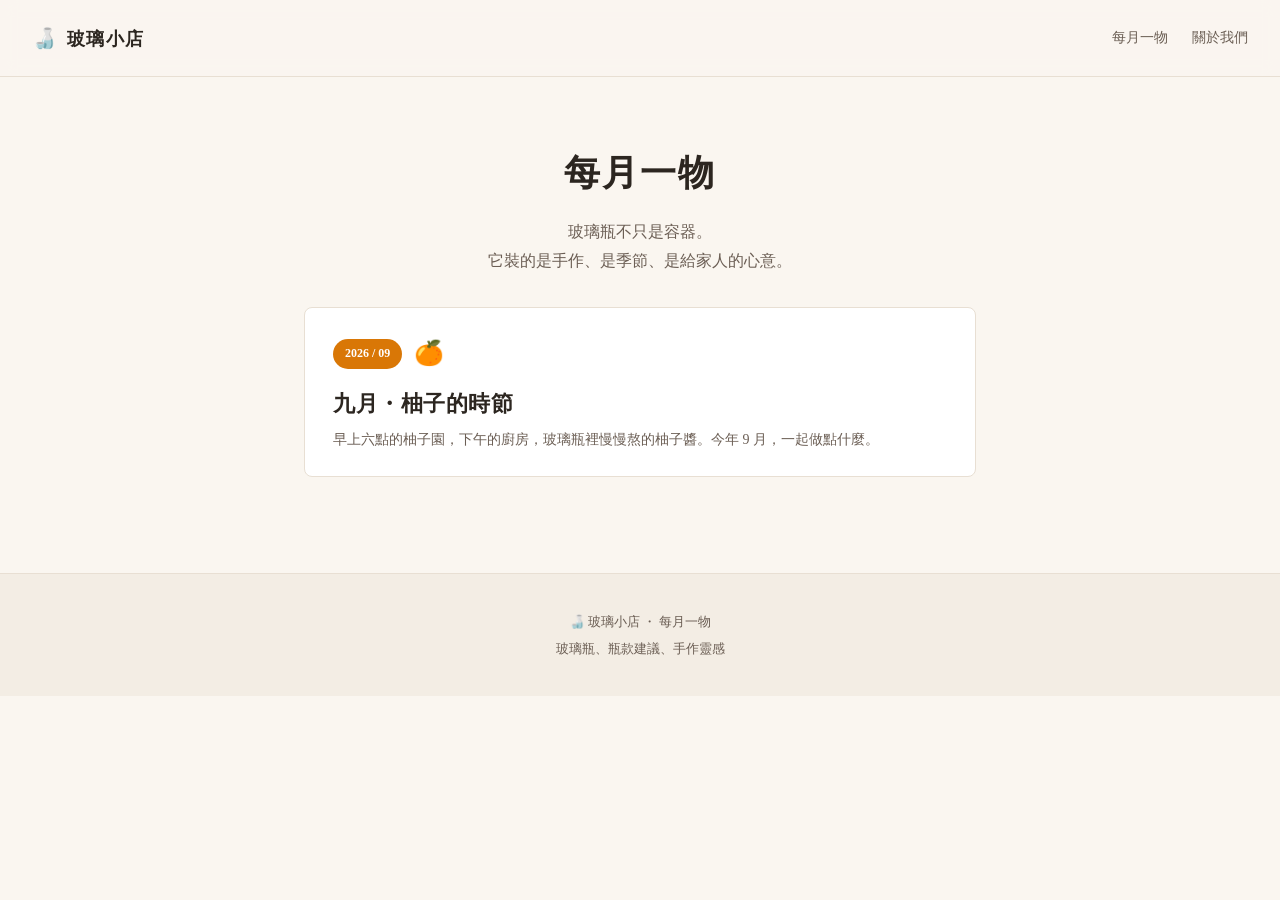
<file: index.html>
<!DOCTYPE html>
<html lang="zh-Hant">
<head>
<meta charset="UTF-8">
<meta name="viewport" content="width=device-width, initial-scale=1.0">
<title>每月一物 — 玻璃小店</title>
<link rel="stylesheet" href="assets/style.css">
</head>
<body>

<header class="blog-header">
  <a href="index.html" class="blog-brand">
    <span class="blog-brand-mark">🍶</span>玻璃小店
  </a>
  <nav class="blog-nav">
    <a href="index.html">每月一物</a>
    <a href="#">關於我們</a>
  </nav>
</header>

<section class="index-hero">
  <h1>每月一物</h1>
  <p>玻璃瓶不只是容器。<br>它裝的是手作、是季節、是給家人的心意。</p>
</section>

<section class="month-list">

<a href="2026/09-pomelo/index.html" class="month-card">
  <div class="month-card-meta">
    <span class="month-card-month">2026 / 09</span>
    <span class="month-card-emoji">🍊</span>
  </div>
  <h2 class="month-card-title">九月・柚子的時節</h2>
  <p class="month-card-desc">早上六點的柚子園，下午的廚房，玻璃瓶裡慢慢熬的柚子醬。今年 9 月，一起做點什麼。</p>
</a>

</section>

<footer class="blog-footer">
  <p>🍶 玻璃小店 ・ 每月一物</p>
  <p>玻璃瓶、瓶款建議、手作靈感</p>
</footer>

</body>
</html>
</file>
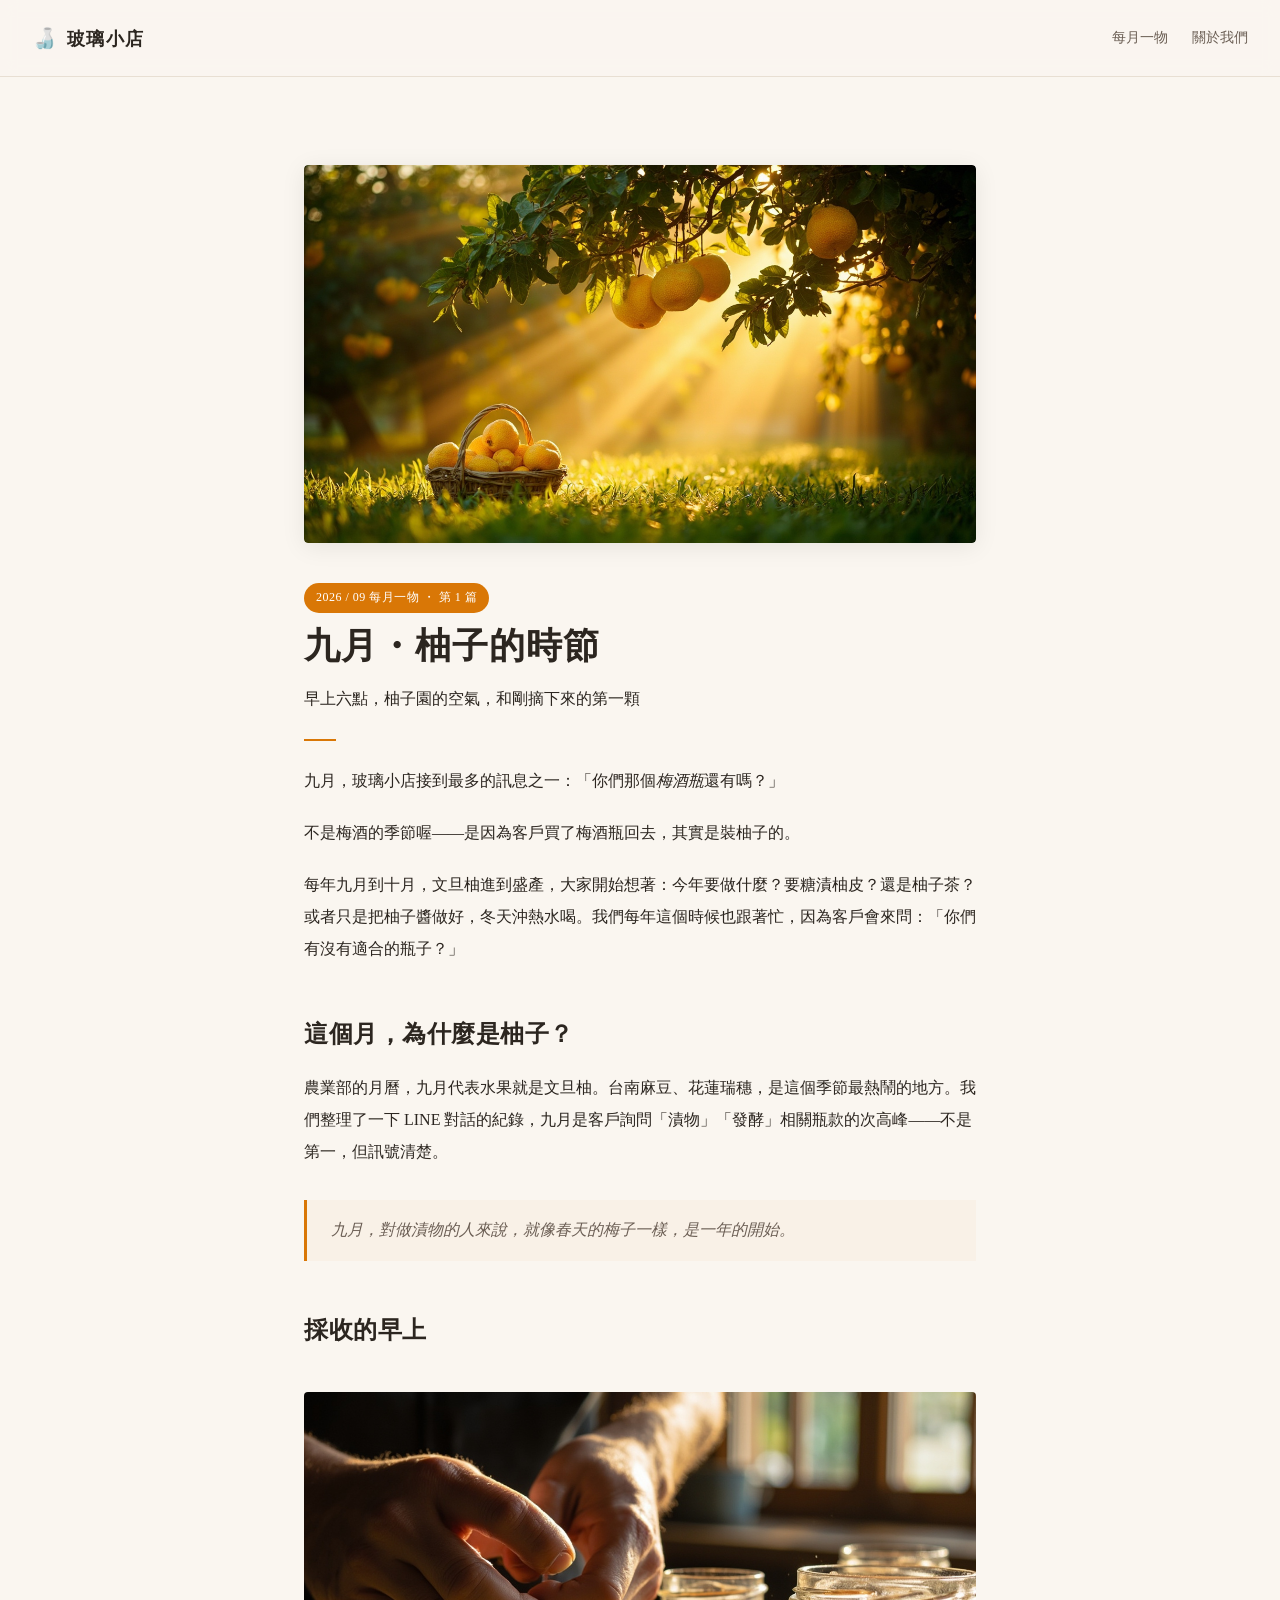
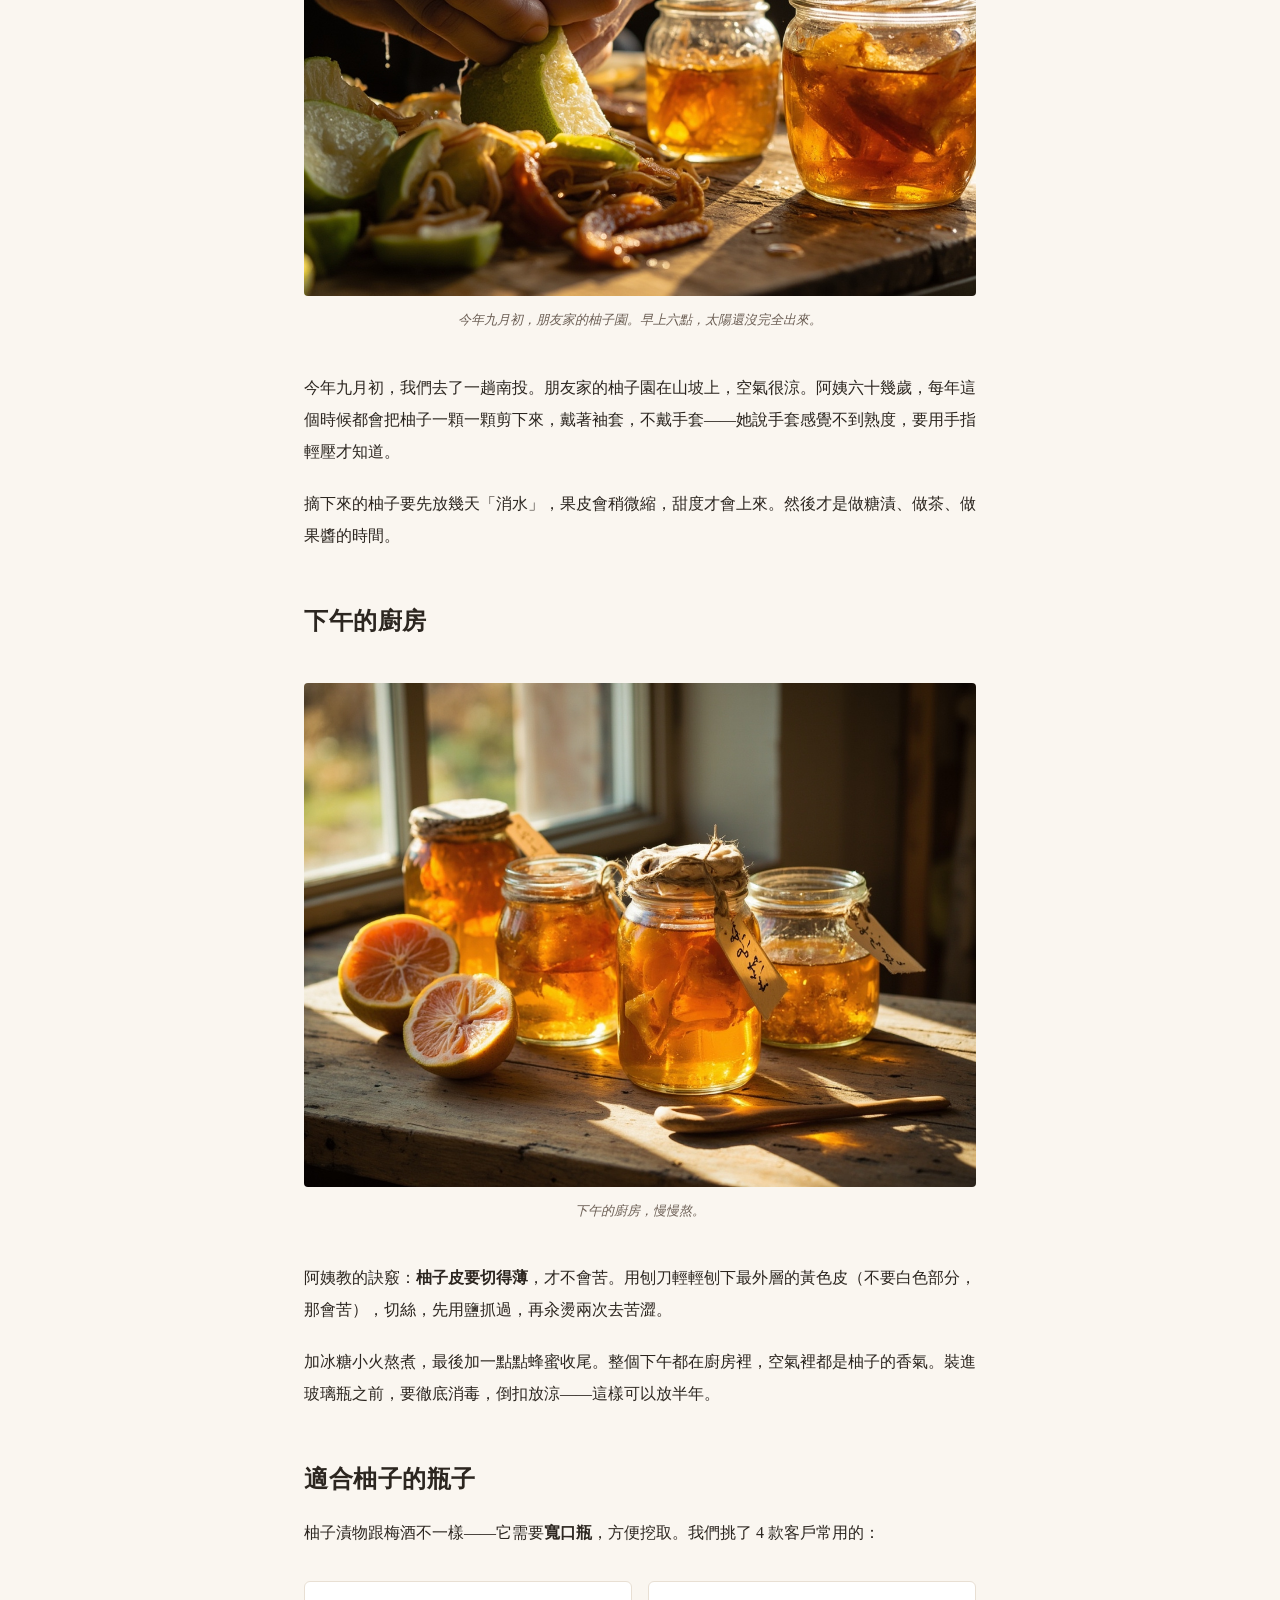
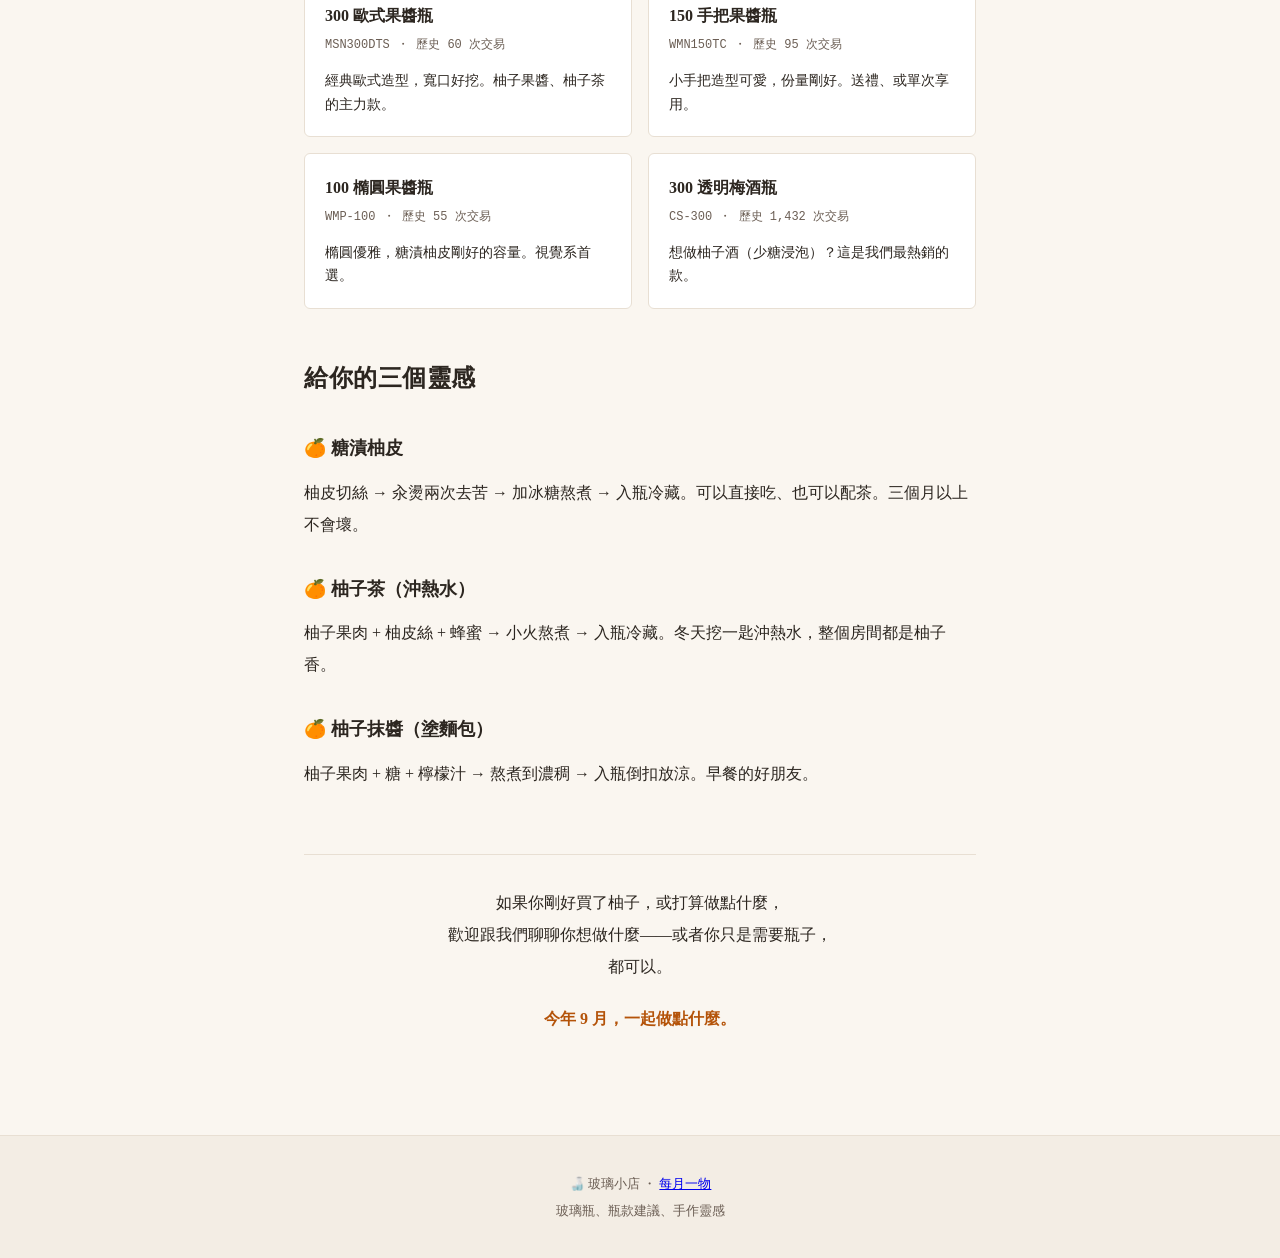
<file: 2026/09-pomelo/index.html>
<!DOCTYPE html>
<html lang="zh-Hant">
<head>
<meta charset="UTF-8">
<meta name="viewport" content="width=device-width, initial-scale=1.0">
<title>九月・柚子的時節 — 玻璃小店</title>
<link rel="stylesheet" href="../../assets/style.css">
</head>
<body>

<header class="blog-header">
  <a href="../../index.html" class="blog-brand">
    <span class="blog-brand-mark">🍶</span>玻璃小店
  </a>
  <nav class="blog-nav">
    <a href="../../index.html">每月一物</a>
    <a href="#">關於我們</a>
  </nav>
</header>

<article class="article">

<figure class="article-hero">
  <img src="images/hero.jpg" alt="九月初柚子園的清晨">
</figure>

<div class="article-meta">
  <span class="article-month-tag">2026 / 09</</span>
  <span>每月一物 ・ 第 1 篇</span>
</div>

<h1>九月・柚子的時節</h1>
<p class="article-subtitle">早上六點，柚子園的空氣，和剛摘下來的第一顆</p>

<hr class="article-divider">

<p>九月，玻璃小店接到最多的訊息之一：「你們那個<em>梅酒瓶</em>還有嗎？」</p>

<p>不是梅酒的季節喔——是因為客戶買了梅酒瓶回去，其實是裝柚子的。</p>

<p>每年九月到十月，文旦柚進到盛產，大家開始想著：今年要做什麼？要糖漬柚皮？還是柚子茶？或者只是把柚子醬做好，冬天沖熱水喝。我們每年這個時候也跟著忙，因為客戶會來問：「你們有沒有適合的瓶子？」</p>

<h2>這個月，為什麼是柚子？</h2>

<p>農業部的月曆，九月代表水果就是文旦柚。台南麻豆、花蓮瑞穗，是這個季節最熱鬧的地方。我們整理了一下 LINE 對話的紀錄，九月是客戶詢問「漬物」「發酵」相關瓶款的次高峰——不是第一，但訊號清楚。</p>

<blockquote>
九月，對做漬物的人來說，就像春天的梅子一樣，是一年的開始。
</blockquote>

<h2>採收的早上</h2>

<figure>
  <img src="images/making.jpg" alt="剛採下來的柚子與製作">
  <figcaption>今年九月初，朋友家的柚子園。早上六點，太陽還沒完全出來。</figcaption>
</figure>

<p>今年九月初，我們去了一趟南投。朋友家的柚子園在山坡上，空氣很涼。阿姨六十幾歲，每年這個時候都會把柚子一顆一顆剪下來，戴著袖套，不戴手套——她說手套感覺不到熟度，要用手指輕壓才知道。</p>

<p>摘下來的柚子要先放幾天「消水」，果皮會稍微縮，甜度才會上來。然後才是做糖漬、做茶、做果醬的時間。</p>

<h2>下午的廚房</h2>

<figure>
  <img src="images/jars.jpg" alt="玻璃瓶裡裝的柚子醬">
  <figcaption>下午的廚房，慢慢熬。</figcaption>
</figure>

<p>阿姨教的訣竅：<strong>柚子皮要切得薄</strong>，才不會苦。用刨刀輕輕刨下最外層的黃色皮（不要白色部分，那會苦），切絲，先用鹽抓過，再汆燙兩次去苦澀。</p>

<p>加冰糖小火熬煮，最後加一點點蜂蜜收尾。整個下午都在廚房裡，空氣裡都是柚子的香氣。裝進玻璃瓶之前，要徹底消毒，倒扣放涼——這樣可以放半年。</p>

<h2>適合柚子的瓶子</h2>

<p>柚子漬物跟梅酒不一樣——它需要<strong>寬口瓶</strong>，方便挖取。我們挑了 4 款客戶常用的：</p>

<div class="bottle-row">

<div class="bottle-card">
  <div class="bottle-card-name">300 歐式果醬瓶</div>
  <div class="bottle-card-meta">MSN300DTS ・ 歷史 60 次交易</div>
  <div class="bottle-card-desc">經典歐式造型，寬口好挖。柚子果醬、柚子茶的主力款。</div>
</div>

<div class="bottle-card">
  <div class="bottle-card-name">150 手把果醬瓶</div>
  <div class="bottle-card-meta">WMN150TC ・ 歷史 95 次交易</div>
  <div class="bottle-card-desc">小手把造型可愛，份量剛好。送禮、或單次享用。</div>
</div>

<div class="bottle-card">
  <div class="bottle-card-name">100 橢圓果醬瓶</div>
  <div class="bottle-card-meta">WMP-100 ・ 歷史 55 次交易</div>
  <div class="bottle-card-desc">橢圓優雅，糖漬柚皮剛好的容量。視覺系首選。</div>
</div>

<div class="bottle-card">
  <div class="bottle-card-name">300 透明梅酒瓶</div>
  <div class="bottle-card-meta">CS-300 ・ 歷史 1,432 次交易</div>
  <div class="bottle-card-desc">想做柚子酒（少糖浸泡）？這是我們最熱銷的款。</div>
</div>

</div>

<h2>給你的三個靈感</h2>

<h3>🍊 糖漬柚皮</h3>
<p>柚皮切絲 → 汆燙兩次去苦 → 加冰糖熬煮 → 入瓶冷藏。可以直接吃、也可以配茶。三個月以上不會壞。</p>

<h3>🍊 柚子茶（沖熱水）</h3>
<p>柚子果肉 + 柚皮絲 + 蜂蜜 → 小火熬煮 → 入瓶冷藏。冬天挖一匙沖熱水，整個房間都是柚子香。</p>

<h3>🍊 柚子抹醬（塗麵包）</h3>
<p>柚子果肉 + 糖 + 檸檬汁 → 熬煮到濃稠 → 入瓶倒扣放涼。早餐的好朋友。</p>

<div class="article-closing">
  <p>如果你剛好買了柚子，或打算做點什麼，<br>
  歡迎跟我們聊聊你想做什麼——或者你只是需要瓶子，<br>
  都可以。</p>
  <p><strong>今年 9 月，一起做點什麼。</strong></p>
</div>

</article>

<footer class="blog-footer">
  <p>🍶 玻璃小店 ・ <a href="../../index.html">每月一物</a></p>
  <p>玻璃瓶、瓶款建議、手作靈感</p>
</footer>

</body>
</html>
</file>
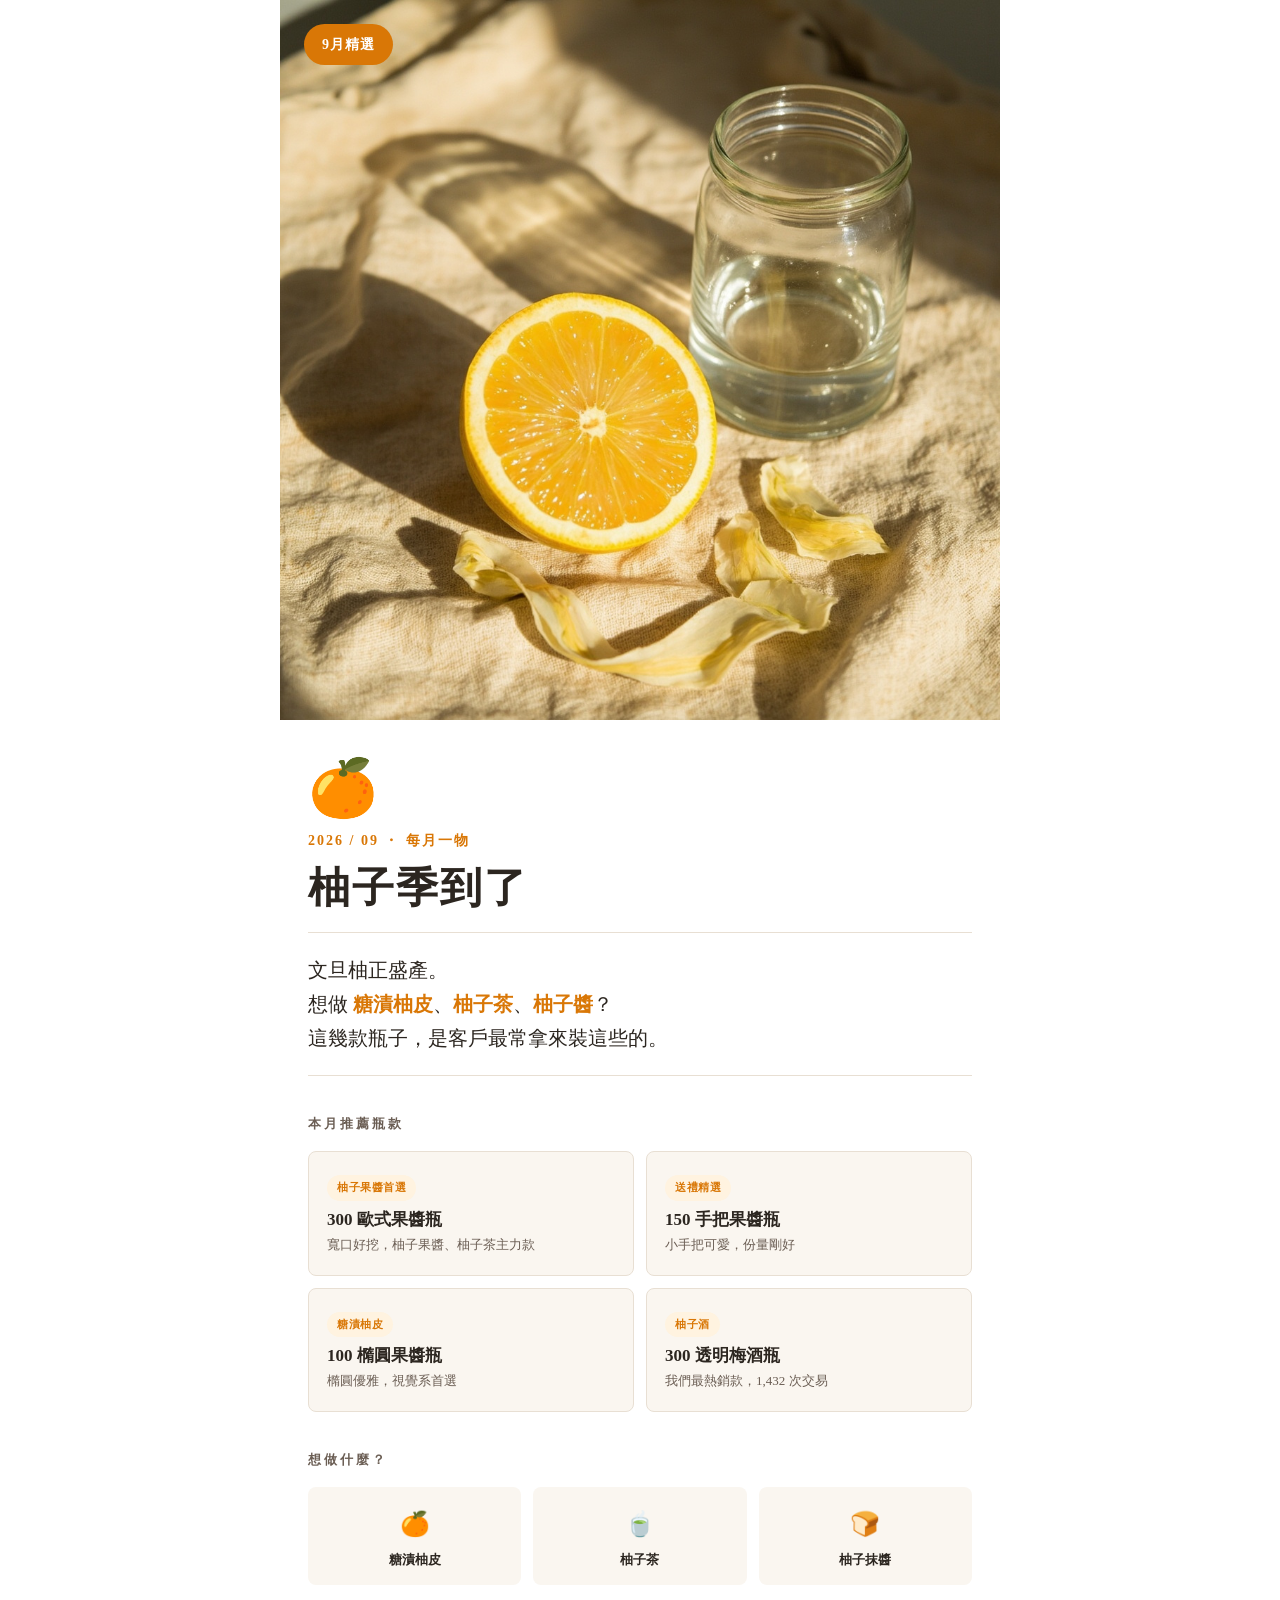
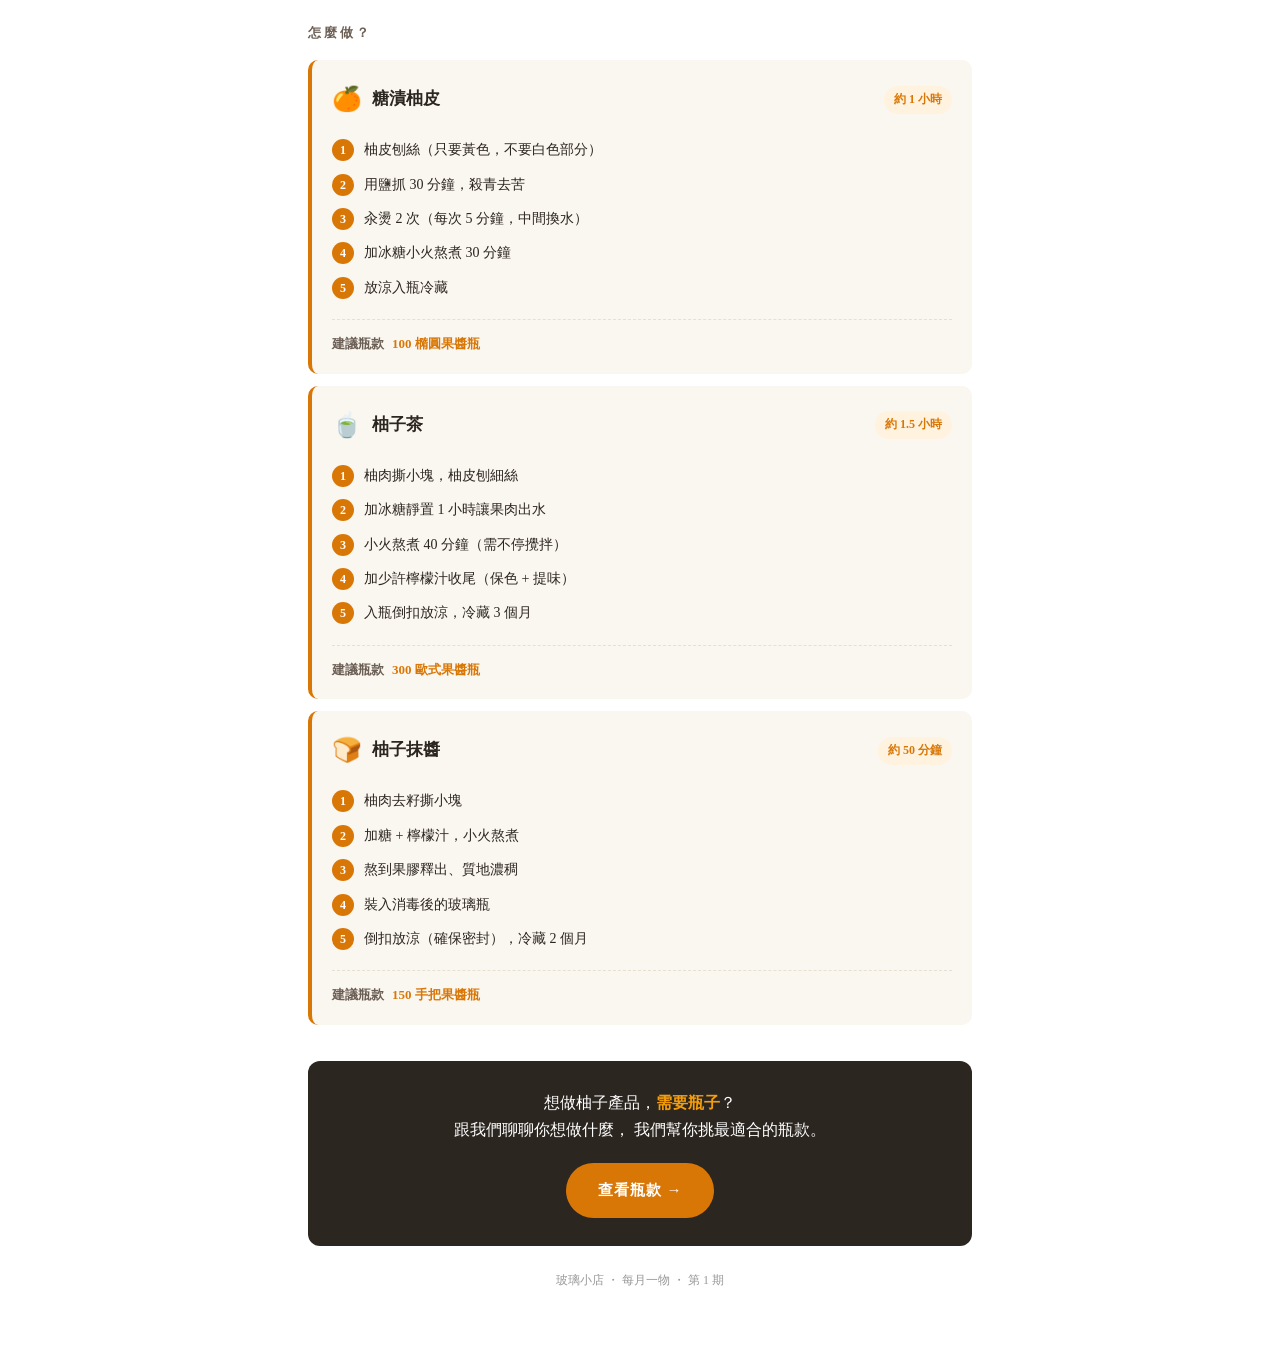
<file: 2026/09-pomelo/poster.html>
<!DOCTYPE html>
<html lang="zh-Hant">
<head>
<meta charset="UTF-8">
<meta name="viewport" content="width=device-width, initial-scale=1.0">
<title>9月・柚子季 — 玻璃小店</title>
<link rel="stylesheet" href="../../assets/style.css">
<style>
  /* === Poster / Marketing Card 重置（社群行銷用）=== */
  body { background: #fff; }
  .poster {
    max-width: 720px;
    margin: 0 auto;
    padding: 0;
  }
  .poster-cover {
    width: 100%;
    aspect-ratio: 1 / 1;
    overflow: hidden;
    position: relative;
  }
  .poster-cover img {
    width: 100%;
    height: 100%;
    object-fit: cover;
    display: block;
  }
  .poster-cover-tag {
    position: absolute;
    top: 24px;
    left: 24px;
    background: #d97706;
    color: white;
    padding: 8px 18px;
    border-radius: 999px;
    font-size: 14px;
    font-weight: 700;
    letter-spacing: 1px;
  }
  
  .poster-body {
    padding: 40px 28px 56px;
  }
  
  .poster-emoji {
    font-size: 56px;
    line-height: 1;
    margin-bottom: 12px;
  }
  
  .poster-month {
    font-size: 14px;
    color: #d97706;
    font-weight: 700;
    letter-spacing: 2px;
    margin-bottom: 8px;
  }
  
  .poster h1 {
    font-family: var(--font-serif);
    font-size: 42px;
    font-weight: 700;
    line-height: 1.3;
    margin: 0 0 16px;
    color: #2c2620;
    letter-spacing: 2px;
  }
  
  .poster-hook {
    font-size: 20px;
    line-height: 1.7;
    color: #2c2620;
    margin: 0 0 32px;
    padding: 20px 0;
    border-top: 1px solid #e8dfd3;
    border-bottom: 1px solid #e8dfd3;
    font-weight: 500;
  }
  .poster-hook strong {
    color: #d97706;
  }
  
  .poster-section-title {
    font-size: 13px;
    color: #6b5e54;
    letter-spacing: 3px;
    font-weight: 700;
    margin: 36px 0 16px;
  }
  
  /* === Bottle Cards (視覺焦點) === */
  .bottles-grid {
    display: grid;
    grid-template-columns: 1fr 1fr;
    gap: 12px;
    margin: 0 0 16px;
  }
  .bottle-tile {
    background: #faf6f0;
    border: 1px solid #e8dfd3;
    border-radius: 8px;
    padding: 20px 18px;
    transition: all 0.2s;
  }
  .bottle-tile:hover {
    background: #fff3e0;
    border-color: #d97706;
    transform: translateY(-2px);
  }
  .bottle-tile-tag {
    display: inline-block;
    background: #fff3e0;
    color: #d97706;
    font-size: 11px;
    padding: 3px 10px;
    border-radius: 999px;
    margin-bottom: 8px;
    font-weight: 700;
    letter-spacing: 0.5px;
  }
  .bottle-tile-name {
    font-size: 17px;
    font-weight: 700;
    color: #2c2620;
    margin-bottom: 4px;
    line-height: 1.3;
  }
  .bottle-tile-purpose {
    font-size: 13px;
    color: #6b5e54;
    line-height: 1.5;
  }
  
  /* === Inspiration (3 個簡短) === */
  .inspirations {
    display: flex;
    gap: 12px;
    margin: 0 0 16px;
  }
  .insp-tile {
    flex: 1;
    background: #faf6f0;
    border-radius: 8px;
    padding: 16px 14px;
    text-align: center;
  }
  .insp-tile-emoji { font-size: 24px; margin-bottom: 4px; }
  .insp-tile-name {
    font-size: 13px;
    font-weight: 700;
    color: #2c2620;
    line-height: 1.4;
  }
  
  /* === CTA === */
  .poster-cta {
    margin-top: 36px;
    padding: 28px 24px;
    background: #2c2620;
    border-radius: 12px;
    color: white;
    text-align: center;
  }
  .poster-cta-text {
    font-size: 16px;
    line-height: 1.7;
    margin: 0 0 20px;
    color: white;
  }
  .poster-cta-text strong {
    color: #f59e0b;
  }
  .poster-cta-btn {
    display: inline-block;
    background: #d97706;
    color: white;
    padding: 14px 32px;
    border-radius: 999px;
    text-decoration: none;
    font-weight: 700;
    font-size: 15px;
    letter-spacing: 1px;
    transition: background 0.15s;
  }
  .poster-cta-btn:hover {
    background: #b45309;
  }
  
  /* 額外：導出友善的小字 */
  .poster-footnote {
    margin-top: 24px;
    font-size: 12px;
    color: #999;
    text-align: center;
  }

  /* === Recipes === */
  .recipe {
    background: #faf6f0;
    border-radius: 10px;
    padding: 18px 20px;
    margin-bottom: 12px;
    border-left: 4px solid #d97706;
  }
  .recipe-header {
    display: flex;
    align-items: center;
    gap: 10px;
    margin-bottom: 12px;
  }
  .recipe-emoji { font-size: 24px; }
  .recipe-name {
    font-size: 17px;
    font-weight: 700;
    color: #2c2620;
    flex: 1;
  }
  .recipe-time {
    font-size: 12px;
    color: #d97706;
    background: #fff3e0;
    padding: 3px 10px;
    border-radius: 999px;
    font-weight: 600;
  }
  .recipe-steps {
    margin: 0 0 14px;
    padding-left: 0;
    list-style: none;
    counter-reset: step;
  }
  .recipe-steps li {
    position: relative;
    padding: 6px 0 6px 32px;
    font-size: 14px;
    line-height: 1.6;
    color: #2c2620;
    counter-increment: step;
  }
  .recipe-steps li::before {
    content: counter(step);
    position: absolute;
    left: 0;
    top: 6px;
    width: 22px;
    height: 22px;
    background: #d97706;
    color: white;
    border-radius: 50%;
    font-size: 12px;
    font-weight: 700;
    display: flex;
    align-items: center;
    justify-content: center;
    line-height: 1;
  }
  .recipe-bottle {
    display: flex;
    align-items: center;
    gap: 8px;
    padding-top: 12px;
    border-top: 1px dashed #e8dfd3;
    font-size: 13px;
  }
  .recipe-bottle-label {
    color: #6b5e54;
    font-weight: 600;
  }
  .recipe-bottle-name {
    color: #d97706;
    font-weight: 700;
  }

</style>
</head>
<body>

<div class="poster">

  <div class="poster-cover">
    <img src="images/square.jpg" alt="9月柚子">
    <div class="poster-cover-tag">9月精選</div>
  </div>

  <div class="poster-body">

    <div class="poster-emoji">🍊</div>
    <div class="poster-month">2026 / 09 ・ 每月一物</div>
    
    <h1>柚子季到了</h1>
    
    <p class="poster-hook">
      文旦柚正盛產。<br>
      想做 <strong>糖漬柚皮</strong>、<strong>柚子茶</strong>、<strong>柚子醬</strong>？<br>
      這幾款瓶子，是客戶最常拿來裝這些的。
    </p>

    <div class="poster-section-title">本月推薦瓶款</div>
    <div class="bottles-grid">
      <div class="bottle-tile">
        <div class="bottle-tile-tag">柚子果醬首選</div>
        <div class="bottle-tile-name">300 歐式果醬瓶</div>
        <div class="bottle-tile-purpose">寬口好挖，柚子果醬、柚子茶主力款</div>
      </div>
      <div class="bottle-tile">
        <div class="bottle-tile-tag">送禮精選</div>
        <div class="bottle-tile-name">150 手把果醬瓶</div>
        <div class="bottle-tile-purpose">小手把可愛，份量剛好</div>
      </div>
      <div class="bottle-tile">
        <div class="bottle-tile-tag">糖漬柚皮</div>
        <div class="bottle-tile-name">100 橢圓果醬瓶</div>
        <div class="bottle-tile-purpose">橢圓優雅，視覺系首選</div>
      </div>
      <div class="bottle-tile">
        <div class="bottle-tile-tag">柚子酒</div>
        <div class="bottle-tile-name">300 透明梅酒瓶</div>
        <div class="bottle-tile-purpose">我們最熱銷款，1,432 次交易</div>
      </div>
    </div>

    <div class="poster-section-title">想做什麼？</div>
    <div class="inspirations">
      <div class="insp-tile">
        <div class="insp-tile-emoji">🍊</div>
        <div class="insp-tile-name">糖漬柚皮</div>
      </div>
      <div class="insp-tile">
        <div class="insp-tile-emoji">🍵</div>
        <div class="insp-tile-name">柚子茶</div>
      </div>
      <div class="insp-tile">
        <div class="insp-tile-emoji">🍞</div>
        <div class="insp-tile-name">柚子抹醬</div>
      </div>
    </div>

    
    <div class="poster-section-title">怎麼做？</div>
    
    <div class="recipe">
      <div class="recipe-header">
        <span class="recipe-emoji">🍊</span>
        <span class="recipe-name">糖漬柚皮</span>
        <span class="recipe-time">約 1 小時</span>
      </div>
      <ol class="recipe-steps">
        <li>柚皮刨絲（只要黃色，不要白色部分）</li>
        <li>用鹽抓 30 分鐘，殺青去苦</li>
        <li>汆燙 2 次（每次 5 分鐘，中間換水）</li>
        <li>加冰糖小火熬煮 30 分鐘</li>
        <li>放涼入瓶冷藏</li>
      </ol>
      <div class="recipe-bottle">
        <span class="recipe-bottle-label">建議瓶款</span>
        <span class="recipe-bottle-name">100 橢圓果醬瓶</span>
      </div>
    </div>

    <div class="recipe">
      <div class="recipe-header">
        <span class="recipe-emoji">🍵</span>
        <span class="recipe-name">柚子茶</span>
        <span class="recipe-time">約 1.5 小時</span>
      </div>
      <ol class="recipe-steps">
        <li>柚肉撕小塊，柚皮刨細絲</li>
        <li>加冰糖靜置 1 小時讓果肉出水</li>
        <li>小火熬煮 40 分鐘（需不停攪拌）</li>
        <li>加少許檸檬汁收尾（保色 + 提味）</li>
        <li>入瓶倒扣放涼，冷藏 3 個月</li>
      </ol>
      <div class="recipe-bottle">
        <span class="recipe-bottle-label">建議瓶款</span>
        <span class="recipe-bottle-name">300 歐式果醬瓶</span>
      </div>
    </div>

    <div class="recipe">
      <div class="recipe-header">
        <span class="recipe-emoji">🍞</span>
        <span class="recipe-name">柚子抹醬</span>
        <span class="recipe-time">約 50 分鐘</span>
      </div>
      <ol class="recipe-steps">
        <li>柚肉去籽撕小塊</li>
        <li>加糖 + 檸檬汁，小火熬煮</li>
        <li>熬到果膠釋出、質地濃稠</li>
        <li>裝入消毒後的玻璃瓶</li>
        <li>倒扣放涼（確保密封），冷藏 2 個月</li>
      </ol>
      <div class="recipe-bottle">
        <span class="recipe-bottle-label">建議瓶款</span>
        <span class="recipe-bottle-name">150 手把果醬瓶</span>
      </div>
    </div>

    <div class="poster-cta">
      <p class="poster-cta-text">
        想做柚子產品，<strong>需要瓶子</strong>？<br>
        跟我們聊聊你想做什麼，
        我們幫你挑最適合的瓶款。
      </p>
      <a href="#" class="poster-cta-btn">查看瓶款 →</a>
    </div>

    <div class="poster-footnote">
      玻璃小店 ・ 每月一物 ・ 第 1 期
    </div>

  </div>
</div>

</body>
</html>
</file>
<file: assets/style.css>
/* === 玻璃小店 部落格 === */
:root {
  --color-bg: #faf6f0;
  --color-text: #2c2620;
  --color-text-light: #6b5e54;
  --color-accent: #d97706;
  --color-accent-dark: #b45309;
  --color-line: #e8dfd3;
  --font-serif: "PingFang TC", "Source Han Serif TC", "Noto Serif TC", "Microsoft JhengHei", serif;
  --font-sans: -apple-system, BlinkMacSystemFont, "PingFang TC", "Microsoft JhengHei", sans-serif;
}

* { box-sizing: border-box; }

body {
  font-family: var(--font-serif);
  background: var(--color-bg);
  color: var(--color-text);
  margin: 0;
  padding: 0;
  line-height: 1.8;
  -webkit-font-smoothing: antialiased;
}

/* === Header === */
.blog-header {
  border-bottom: 1px solid var(--color-line);
  padding: 20px 32px;
  display: flex;
  align-items: center;
  justify-content: space-between;
  background: rgba(250, 246, 240, 0.9);
  backdrop-filter: blur(8px);
  position: sticky;
  top: 0;
  z-index: 100;
}
.blog-brand {
  font-family: var(--font-serif);
  font-size: 18px;
  font-weight: 700;
  letter-spacing: 1.5px;
  color: var(--color-text);
  text-decoration: none;
}
.blog-brand-mark {
  display: inline-block;
  margin-right: 8px;
  font-size: 20px;
}
.blog-nav {
  display: flex;
  gap: 24px;
}
.blog-nav a {
  color: var(--color-text-light);
  text-decoration: none;
  font-size: 14px;
  transition: color 0.15s;
}
.blog-nav a:hover { color: var(--color-accent); }

/* === Article === */
.article {
  max-width: 720px;
  margin: 0 auto;
  padding: 48px 24px 80px;
}

.article-hero {
  width: 100%;
  margin: 0 0 32px;
  border-radius: 4px;
  overflow: hidden;
  box-shadow: 0 4px 24px rgba(0,0,0,0.08);
}
.article-hero img {
  width: 100%;
  height: auto;
  display: block;
}

.article-meta {
  font-size: 13px;
  color: var(--color-text-light);
  letter-spacing: 1px;
  text-transform: uppercase;
  margin-bottom: 8px;
  display: flex;
  align-items: center;
  gap: 12px;
}
.article-month-tag {
  display: inline-block;
  background: var(--color-accent);
  color: white;
  padding: 4px 12px;
  border-radius: 999px;
  font-size: 12px;
  letter-spacing: 0.5px;
}

.article h1 {
  font-size: 36px;
  font-weight: 700;
  line-height: 1.4;
  margin: 0 0 12px;
  color: var(--color-text);
  letter-spacing: 1px;
}
.article-subtitle {
  font-size: 18px;
  color: var(--color-text-light);
  line-height: 1.6;
  margin: 0 0 32px;
  font-weight: 400;
}

.article-divider {
  width: 32px;
  height: 2px;
  background: var(--color-accent);
  margin: 24px 0;
  border: 0;
}

.article h2 {
  font-size: 24px;
  font-weight: 700;
  margin: 48px 0 16px;
  color: var(--color-text);
  letter-spacing: 0.5px;
}

.article h3 {
  font-size: 18px;
  font-weight: 600;
  margin: 32px 0 12px;
  color: var(--color-text);
}

.article p {
  font-size: 16px;
  line-height: 2;
  margin: 0 0 20px;
  color: var(--color-text);
}

.article blockquote {
  margin: 32px 0;
  padding: 16px 24px;
  border-left: 3px solid var(--color-accent);
  background: rgba(217, 119, 6, 0.04);
  font-style: italic;
  color: var(--color-text-light);
}

.article ul {
  margin: 0 0 24px;
  padding-left: 0;
  list-style: none;
}
.article ul li {
  position: relative;
  padding-left: 24px;
  margin-bottom: 10px;
  font-size: 16px;
  line-height: 1.8;
}
.article ul li::before {
  content: "·";
  position: absolute;
  left: 8px;
  color: var(--color-accent);
  font-size: 24px;
  line-height: 1;
}

.article figure {
  margin: 40px 0;
}
.article figure img {
  width: 100%;
  height: auto;
  border-radius: 4px;
  display: block;
}
.article figcaption {
  font-size: 13px;
  color: var(--color-text-light);
  text-align: center;
  margin-top: 12px;
  font-style: italic;
}

/* === Bottle cards (情境式) === */
.bottle-row {
  display: grid;
  grid-template-columns: repeat(auto-fit, minmax(240px, 1fr));
  gap: 16px;
  margin: 32px 0;
}
.bottle-card {
  background: white;
  border: 1px solid var(--color-line);
  border-radius: 6px;
  padding: 20px;
  transition: transform 0.15s, box-shadow 0.15s;
}
.bottle-card:hover {
  transform: translateY(-2px);
  box-shadow: 0 4px 16px rgba(0,0,0,0.06);
}
.bottle-card-name {
  font-size: 16px;
  font-weight: 700;
  margin-bottom: 4px;
  color: var(--color-text);
}
.bottle-card-meta {
  font-size: 12px;
  color: var(--color-text-light);
  margin-bottom: 12px;
  font-family: ui-monospace, "SF Mono", monospace;
}
.bottle-card-desc {
  font-size: 14px;
  line-height: 1.7;
  color: var(--color-text);
}

/* === Closing CTA (低調、不硬銷) === */
.article-closing {
  margin-top: 64px;
  padding-top: 32px;
  border-top: 1px solid var(--color-line);
  font-size: 15px;
  color: var(--color-text-light);
  line-height: 1.8;
  text-align: center;
}
.article-closing strong {
  color: var(--color-accent-dark);
  font-weight: 600;
}

/* === Footer === */
.blog-footer {
  border-top: 1px solid var(--color-line);
  padding: 32px 24px;
  text-align: center;
  font-size: 13px;
  color: var(--color-text-light);
  background: #f3ede4;
}
.blog-footer p {
  margin: 4px 0;
}

/* === Index page (月份清單) === */
.index-hero {
  max-width: 720px;
  margin: 0 auto;
  padding: 64px 24px 32px;
  text-align: center;
}
.index-hero h1 {
  font-size: 36px;
  font-weight: 700;
  margin: 0 0 12px;
  letter-spacing: 2px;
}
.index-hero p {
  font-size: 16px;
  color: var(--color-text-light);
  margin: 0;
  line-height: 1.8;
}

.month-list {
  max-width: 720px;
  margin: 0 auto;
  padding: 0 24px 80px;
}
.month-card {
  display: block;
  background: white;
  border: 1px solid var(--color-line);
  border-radius: 8px;
  padding: 24px 28px;
  margin-bottom: 16px;
  text-decoration: none;
  color: inherit;
  transition: transform 0.15s, box-shadow 0.15s;
}
.month-card:hover {
  transform: translateY(-2px);
  box-shadow: 0 6px 20px rgba(0,0,0,0.08);
  border-color: var(--color-accent);
}
.month-card-meta {
  display: flex;
  align-items: center;
  gap: 12px;
  margin-bottom: 8px;
}
.month-card-month {
  display: inline-block;
  background: var(--color-accent);
  color: white;
  padding: 4px 12px;
  border-radius: 999px;
  font-size: 12px;
  font-weight: 700;
}
.month-card-emoji {
  font-size: 24px;
}
.month-card-title {
  font-size: 22px;
  font-weight: 700;
  color: var(--color-text);
  margin: 0 0 6px;
  letter-spacing: 0.5px;
}
.month-card-desc {
  font-size: 14px;
  color: var(--color-text-light);
  line-height: 1.6;
  margin: 0;
}

@media (max-width: 640px) {
  .article { padding: 32px 16px 60px; }
  .article h1 { font-size: 28px; }
  .article h2 { font-size: 20px; }
  .blog-header { padding: 16px 20px; }
}
</file>
